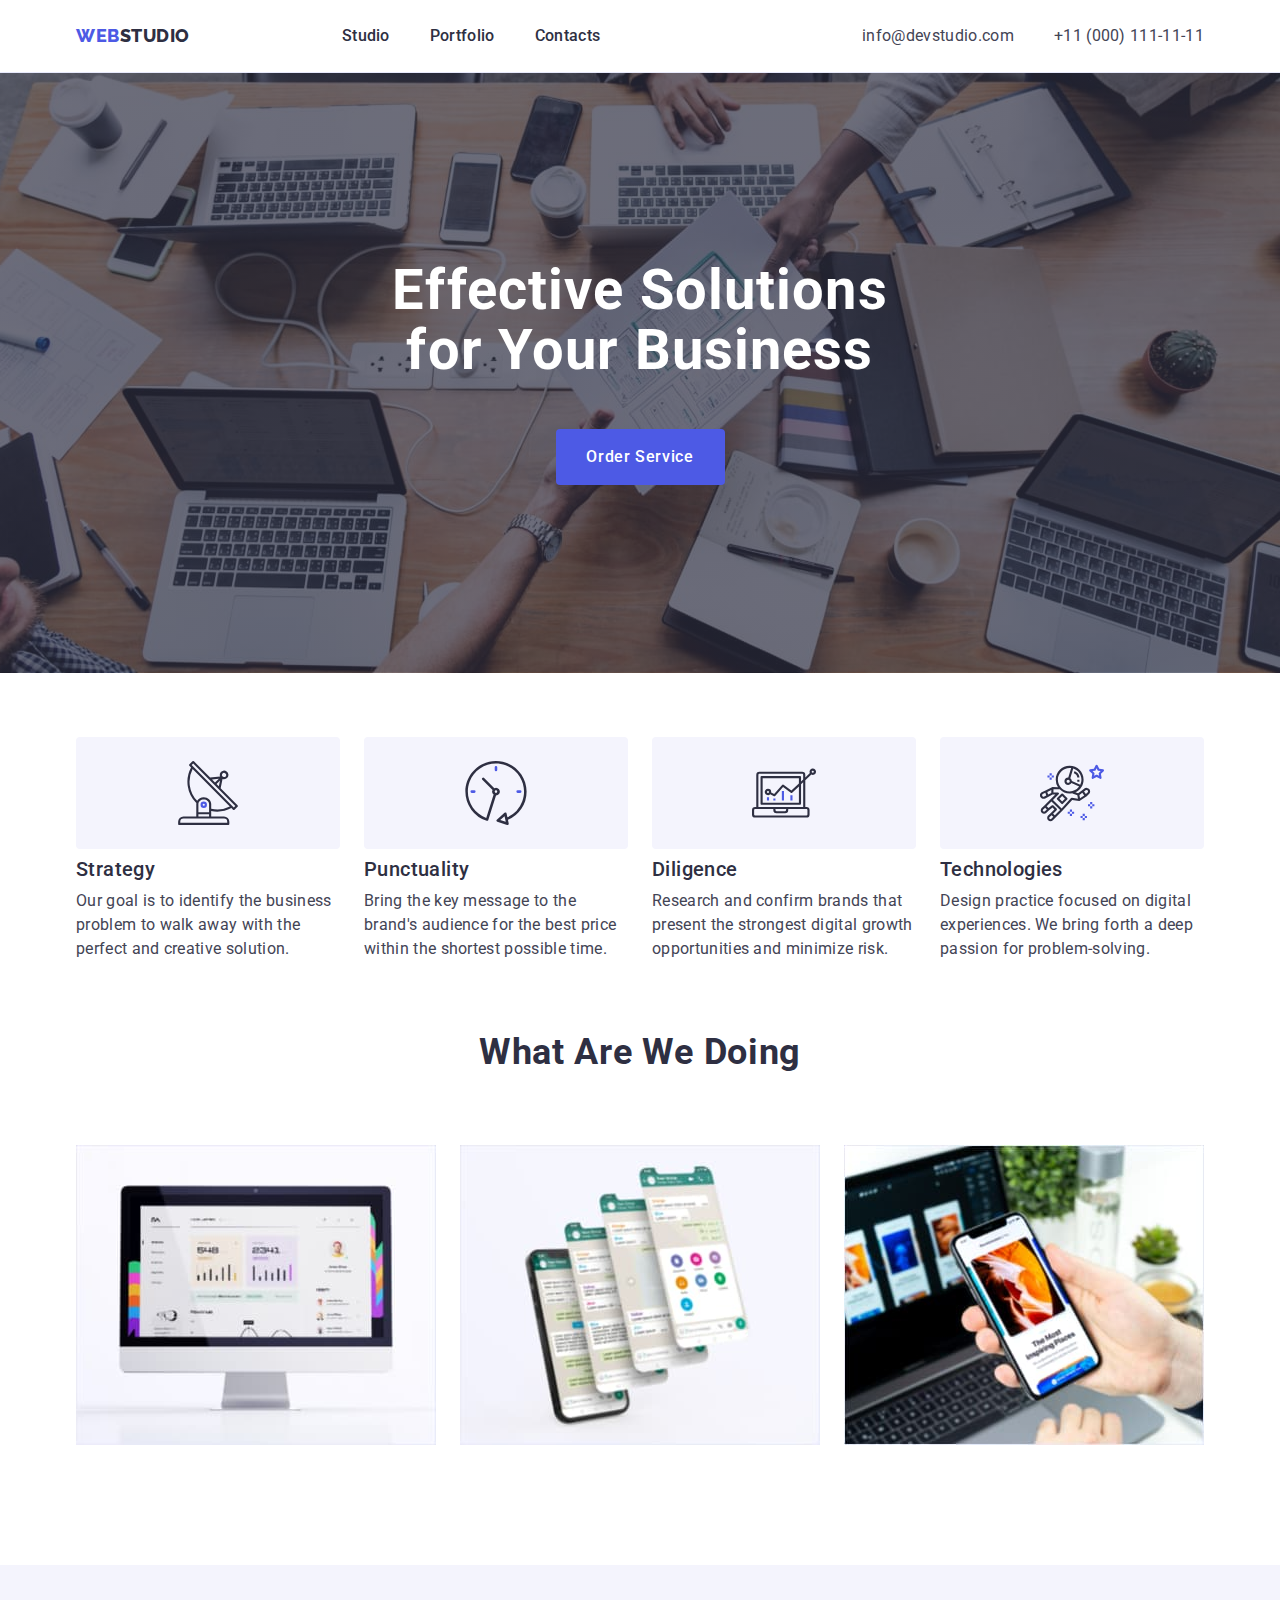
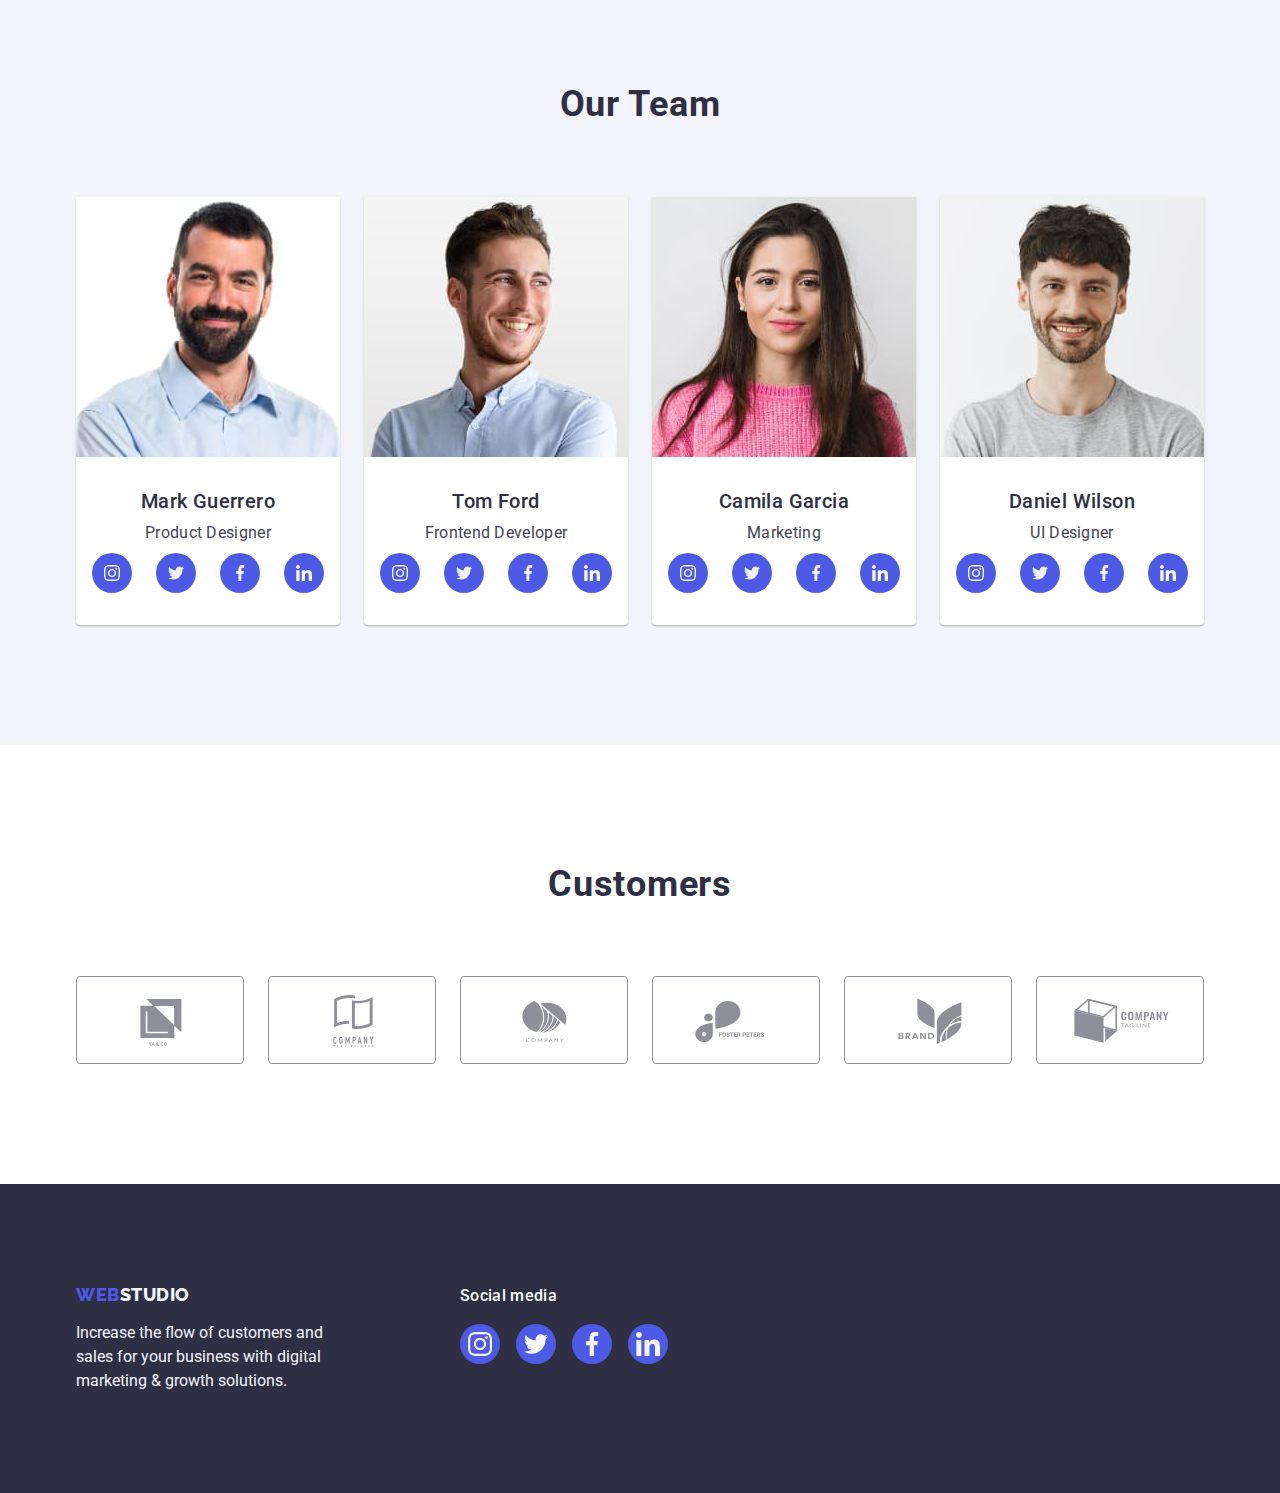
<file: index.html>
<!DOCTYPE html>
<html lang="en">
  <head>
    <meta charset="UTF-8" />
    <meta http-equiv="X-UA-Compatible" content="IE=edge" />
    <meta name="viewport" content="width=device-width, initial-scale=1.0" />
    <title>WebStudio</title>
    <link
      rel="stylesheet"
      href="https://cdnjs.cloudflare.com/ajax/libs/modern-normalize/1.1.0/modern-normalize.min.css"
    />
    <link rel="preconnect" href="https://fonts.googleapis.com" />
    <link rel="preconnect" href="https://fonts.gstatic.com" crossorigin />
    <link
      href="https://fonts.googleapis.com/css2?family=Raleway:wght@800&family=Roboto:wght@400;500;700&display=swap"
      rel="stylesheet"
    />
    <link rel="stylesheet" href="./css/styles.css" />
  </head>
  <body>
    <header class="page-header">
      <div class="container header">
        <nav class="page-nav">
          <a class="logotype link" href="index.html"
            >WEB<span class="logo">Studio</span>
          </a>
          <ul class="menu list">
            <li class="menu-item">
              <a class="menu-link link" href="./index.html">Studio</a>
            </li>
            <li class="menu-item">
              <a class="menu-link link" href="./portfolio.html">Portfolio</a>
            </li>
            <li class="menu-item">
              <a class="menu-link link" href="">Contacts</a>
            </li>
          </ul>
        </nav>
        <address class="contacts">
          <ul class="contacts-link list">
            <li>
              <a class="mailto link" href="mailto:info@devstudio.com"
                >info@devstudio.com</a
              >
            </li>
            <li>
              <a class="mailto link" href="tel:+110001111111"
                >+11 (000) 111-11-11</a
              >
            </li>
          </ul>
        </address>
      </div>
    </header>

    <main>
      <section class="main-hero">
        <div class="container hero">
          <h1 class="main-text">Effective Solutions for Your Business</h1>
          <button type="button" class="main-button">Order Service</button>
        </div>
      </section>

      <section class="features-of-work">
        <div class="container principles">
          <h2 class="principles-of-work">Principles of work</h2>
          <ul class="list strengths">
            <li class="features">
              <div class="feature-item">
                <svg 
                class="feature-item-icon"
                aria-label="іконка антени"
                width="64"
                height="64">
                  <use href="./images/icons.svg#icon-antenna"></use></svg>
              </div>
              <h3 class="feature">Strategy</h3>
              <p class="text">
                Our goal is to identify the business problem to walk away with
                the perfect and creative solution.
              </p>
            </li>
            <li class="features">
              <div class="feature-item">
                <svg 
                class="feature-item-icon"
                aria-label="іконка годинника"
                width="64"
                height="64">
                  <use href="./images/icons.svg#icon-clock"></use></svg>
              </div>
              <h3 class="feature">Punctuality</h3>
              <p class="text">
                Bring the key message to the brand's audience for the best price
                within the shortest possible time.
              </p>
            </li>
            <li class="features">
              <div class="feature-item">
                <svg 
                class="feature-item-icon"
                aria-label="іконка діаграми"
                width="64"
                height="64">
                  <use href="./images/icons.svg#icon-diagram"></use></svg>
              </div>
              <h3 class="feature">Diligence</h3>
              <p class="text">
                Research and confirm brands that present the strongest digital
                growth opportunities and minimize risk.
              </p>
            </li>
            <li class="features">
              <div class="feature-item">
                <svg 
                class="feature-item-icon"
                aria-label="іконка астронавта"
                width="64"
                height="64">
                  <use href="./images/icons.svg#icon-astronaut"></use></svg>
              </div>
              <h3 class="feature">Technologies</h3>
              <p class="text">
                Design practice focused on digital experiences. We bring forth a
                deep passion for problem-solving.
              </p>
            </li>
          </ul>
        </div>
      </section>

      <section class="job-profile">
        <div class="container">
          <h2 class="directions">What are we doing</h2>
          <ul class="list examples">
            <li class="image">
              <img src="./images/analytics.jpg" alt="image" width="360" />
            </li>
            <li class="image">
              <img src="./images/support.jpg" alt="image" width="360" />
            </li>
            <li class="image">
              <img src="./images/app.jpg" alt="image" width="360" />
            </li>
          </ul>
        </div>
      </section>

      <section class="team section">
        <div class="container">
          <h2 class="our-team">Our Team</h2>
          <ul class="list team-list">
            <li class="team-members">
              <img src="./images/mark.jpg" alt="photo" width="264" />
              <div class="member-data">
                <h3 class="member">Mark Guerrero</h3>
                <p class="direction">Product Designer</p>
                <ul class="social-list list">
                  <li class="social-list-item">
                    <a href="" class="social-list-link">
                      <svg
                        class="social-list-icon"
                        aria-label="іконка інстаграму"
                        width="16"
                        height="16"
                      >
                        <use href="./images/icons.svg#icon-instagram"></use>
                      </svg>
                    </a>
                  </li>
                  <li class="social-list-item">
                    <a href="" class="social-list-link">
                      <svg
                        class="social-list-icon"
                        aria-label="іконка твітера"
                        width="16"
                        height="16"
                      >
                        <use href="./images/icons.svg#icon-twitter"></use>
                      </svg>
                    </a>
                  </li>
                  <li class="social-list-item">
                    <a href="" class="social-list-link">
                      <svg
                        class="social-list-icon"
                        aria-label="іконка фейсбука"
                        width="16"
                        height="16"
                      >
                        <use href="./images/icons.svg#icon-facebook"></use>
                      </svg>
                    </a>
                  </li>
                  <li class="social-list-item">
                    <a href="" class="social-list-link">
                      <svg
                        class="social-list-icon"
                        aria-label="іконка лінкедина"
                        width="16"
                        height="16"
                      >
                        <use href="./images/icons.svg#icon-linkedin"></use>
                      </svg>
                    </a>
                  </li>
                </ul>
              </div>
            </li>
            <li class="team-members">
              <img src="./images/tom.jpg" alt="photo" width="264" />
              <div class="member-data">
                <h3 class="member">Tom Ford</h3>
                <p class="direction">Frontend Developer</p>
                <ul class="social-list list">
                  <li class="social-list-item">
                    <a href="" class="social-list-link">
                      <svg
                        class="social-list-icon"
                        aria-label="іконка інстаграму"
                        width="16"
                        height="16"
                      >
                        <use href="./images/icons.svg#icon-instagram"></use>
                      </svg>
                    </a>
                  </li>
                  <li class="social-list-item">
                    <a href="" class="social-list-link">
                      <svg
                        class="social-list-icon"
                        aria-label="іконка твітера"
                        width="16"
                        height="16"
                      >
                        <use href="./images/icons.svg#icon-twitter"></use>
                      </svg>
                    </a>
                  </li>
                  <li class="social-list-item">
                    <a href="" class="social-list-link">
                      <svg
                        class="social-list-icon"
                        aria-label="іконка фейсбука"
                        width="16"
                        height="16"
                      >
                        <use href="./images/icons.svg#icon-facebook"></use>
                      </svg>
                    </a>
                  </li>
                  <li class="social-list-item">
                    <a href="" class="social-list-link">
                      <svg
                        class="social-list-icon"
                        aria-label="іконка лінкедина"
                        width="16"
                        height="16"
                      >
                        <use href="./images/icons.svg#icon-linkedin"></use>
                      </svg>
                    </a>
                  </li>
                </ul>
              </div>
            </li>
            <li class="team-members">
              <img src="./images/camila.jpg" alt="photo" width="264" />
              <div class="member-data">
                <h3 class="member">Camila Garcia</h3>
                <p class="direction">Marketing</p>
                <ul class="social-list list">
                  <li class="social-list-item">
                    <a href="" class="social-list-link">
                      <svg
                        class="social-list-icon"
                        aria-label="іконка інстаграму"
                        width="16"
                        height="16"
                      >
                        <use href="./images/icons.svg#icon-instagram"></use>
                      </svg>
                    </a>
                  </li>
                  <li class="social-list-item">
                    <a href="" class="social-list-link">
                      <svg
                        class="social-list-icon"
                        aria-label="іконка твітера"
                        width="16"
                        height="16"
                      >
                        <use href="./images/icons.svg#icon-twitter"></use>
                      </svg>
                    </a>
                  </li>
                  <li class="social-list-item">
                    <a href="" class="social-list-link">
                      <svg
                        class="social-list-icon"
                        aria-label="іконка фейсбука"
                        width="16"
                        height="16"
                      >
                        <use href="./images/icons.svg#icon-facebook"></use>
                      </svg>
                    </a>
                  </li>
                  <li class="social-list-item">
                    <a href="" class="social-list-link">
                      <svg
                        class="social-list-icon"
                        aria-label="іконка лінкедина"
                        width="16"
                        height="16"
                      >
                        <use href="./images/icons.svg#icon-linkedin"></use>
                      </svg>
                    </a>
                  </li>
                </ul>
              </div>
            </li>
            <li class="team-members">
              <img src="./images/daniel.jpg" alt="photo" width="264" />
              <div class="member-data">
                <h3 class="member">Daniel Wilson</h3>
                <p class="direction">UI Designer</p>
                <ul class="social-list list">
                  <li class="social-list-item">
                    <a href="" class="social-list-link">
                      <svg
                        class="social-list-icon"
                        aria-label="іконка інстаграму"
                        width="16"
                        height="16"
                      >
                        <use href="./images/icons.svg#icon-instagram"></use>
                      </svg>
                    </a>
                  </li>
                  <li class="social-list-item">
                    <a href="" class="social-list-link">
                      <svg
                        class="social-list-icon"
                        aria-label="іконка твітера"
                        width="16"
                        height="16"
                      >
                        <use href="./images/icons.svg#icon-twitter"></use>
                      </svg>
                    </a>
                  </li>
                  <li class="social-list-item">
                    <a href="" class="social-list-link">
                      <svg
                        class="social-list-icon"
                        aria-label="іконка фейсбука"
                        width="16"
                        height="16"
                      >
                        <use href="./images/icons.svg#icon-facebook"></use>
                      </svg>
                    </a>
                  </li>
                  <li class="social-list-item">
                    <a href="" class="social-list-link">
                      <svg
                        class="social-list-icon"
                        aria-label="іконка лінкедина"
                        width="16"
                        height="16"
                      >
                        <use href="./images/icons.svg#icon-linkedin"></use>
                      </svg>
                    </a>
                  </li>
                </ul>
              </div>
            </li>
          </ul>
        </div>
      </section>
      <section class="our-customers">
        <div class="container customers-container">
          <h2 class="customers">Customers</h2>
          <ul class="customers-list list">
            <li class="customer-list-item">
              <a href="" class="customer-list-link">
                <svg
                class="customer-list-icon"
                aria-label="іконка компанії"
                width="104"
                height="56">
                  <use href="./images/icons.svg#icon-company-one"></use>
                </svg>
              </a>
            </li>
            <li class="customer-list-item">
              <a href="" class="customer-list-link">
                <svg
                class="customer-list-icon"
                aria-label="іконка компанії"
                width="104"
                height="56">
                  <use href="./images/icons.svg#icon-company-two"></use>
                </svg>
              </a>
            </li>
            <li class="customer-list-item">
              <a href="" class="customer-list-link">
                <svg
                class="customer-list-icon"
                aria-label="іконка компанії"
                width="104"
                height="56">
                  <use href="./images/icons.svg#icon-company-three"></use>
                </svg>
              </a>
            </li>
            <li class="customer-list-item">
              <a href="" class="customer-list-link">
                <svg
                class="customer-list-icon"
                aria-label="іконка компанії"
                width="104"
                height="56">
                  <use href="./images/icons.svg#icon-company-four"></use>
                </svg>
              </a>
            </li>
            <li class="customer-list-item">
              <a href="" class="customer-list-link">
                <svg
                class="customer-list-icon"
                aria-label="іконка компанії"
                width="104"
                height="56">
                  <use href="./images/icons.svg#icon-company-five"></use>
                </svg>
              </a>
            </li>
            <li class="customer-list-item">
              <a href="" class="customer-list-link">
                <svg
                class="customer-list-icon"
                aria-label="іконка компанії"
                width="104"
                height="56">
                  <use href="./images/icons.svg#icon-company-six"></use>
                </svg>
              </a>
            </li>
          </ul>

        </div>
      </section>
    </main>

    <footer class="page-footer">
      <div class="container footer-container">
        <div class="footer-logo-text">
          <a class="logotype logotype-link link" href="./index.html"
            >WEB<span class="second-part-logo">Studio</span>
          </a>
          <p class="footer-text">
            Increase the flow of customers and sales for your business with
            digital marketing & growth solutions.
          </p>
        </div>
        <div class="social-media">
          <p class="social-media-text">Social media</p>
          <ul class="social-list social-list-footer list">
            <li class="social-list-item">
              <a href="" class="footer-list-link">
                <svg
                  class="social-list-icon"
                  aria-label="іконка інстаграму"
                  width="24"
                  height="24"
                >
                  <use href="./images/icons.svg#icon-instagram"></use>
                </svg>
              </a>
            </li>
            <li class="social-list-item">
              <a href="" class="footer-list-link">
                <svg
                  class="social-list-icon"
                  aria-label="іконка твітера"
                  width="24"
                  height="24"
                >
                  <use href="./images/icons.svg#icon-twitter"></use>
                </svg>
              </a>
            </li>
            <li class="social-list-item">
              <a href="" class="footer-list-link">
                <svg
                  class="social-list-icon"
                  aria-label="іконка фейсбука"
                  width="24"
                  height="24"
                >
                  <use href="./images/icons.svg#icon-facebook"></use>
                </svg>
              </a>
            </li>
            <li class="social-list-item">
              <a href="" class="footer-list-link">
                <svg
                  class="social-list-icon"
                  aria-label="іконка лінкедина"
                  width="24"
                  height="24"
                >
                  <use href="./images/icons.svg#icon-linkedin"></use>
                </svg>
              </a>
            </li>
          </ul>
        </div>
      </div>
    </footer>
  </body>
</html>
</file>
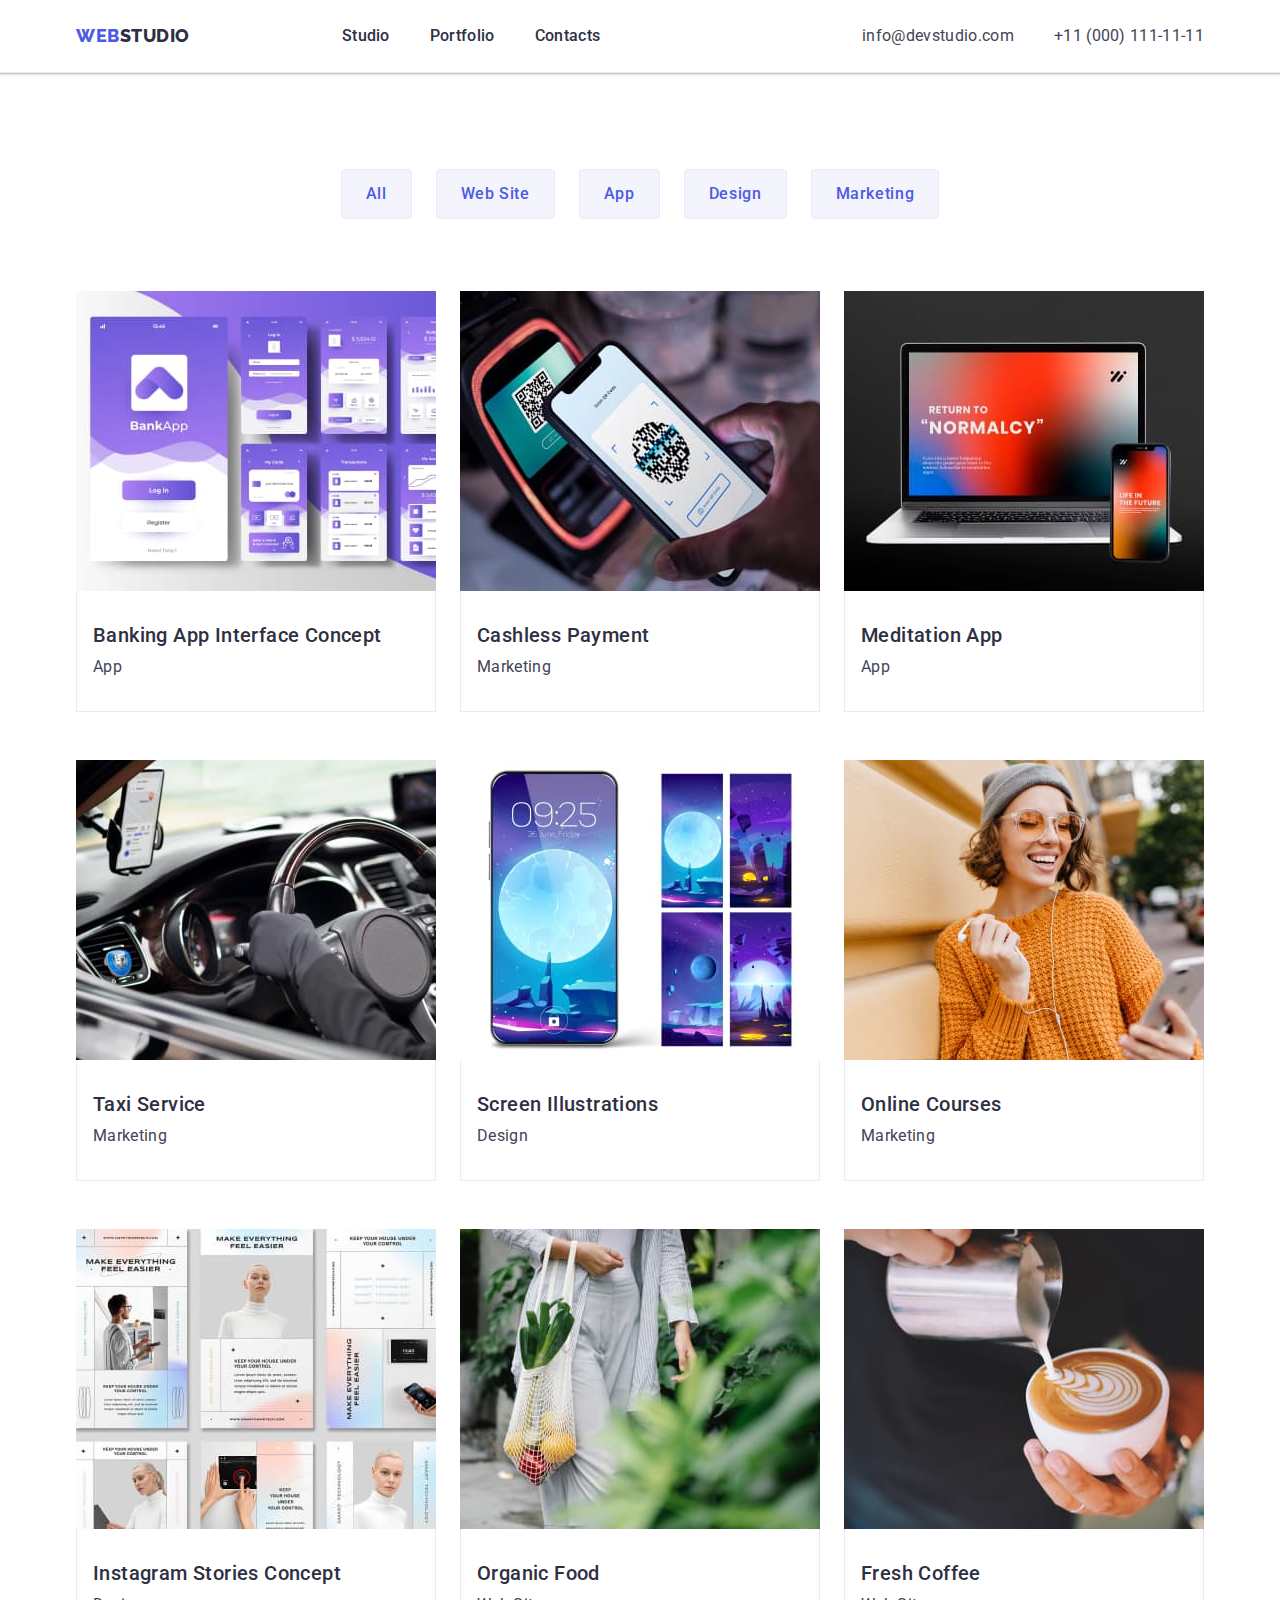
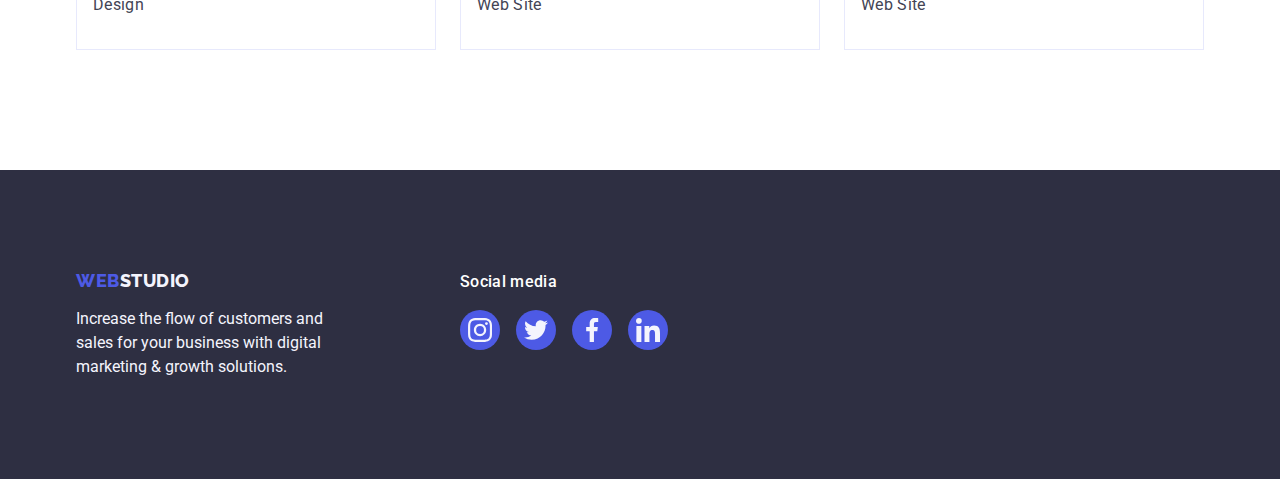
<file: portfolio.html>
<!DOCTYPE html>
<html lang="en">
  <head>
    <meta charset="UTF-8" />
    <meta http-equiv="X-UA-Compatible" content="IE=edge" />
    <meta name="viewport" content="width=device-width, initial-scale=1.0" />
    <title>Portfolio</title>
    <link
      rel="stylesheet"
      href="https://cdnjs.cloudflare.com/ajax/libs/modern-normalize/1.1.0/modern-normalize.min.css"
    />
    <link rel="preconnect" href="https://fonts.googleapis.com" />
    <link rel="preconnect" href="https://fonts.gstatic.com" crossorigin />
    <link
      href="https://fonts.googleapis.com/css2?family=Raleway:wght@800&family=Roboto:wght@400;500;700&display=swap"
      rel="stylesheet"
    />
    <link rel="stylesheet" href="./css/styles.css" />
  </head>
  <body>
    <header class="page-header">
      <div class="container header">
        <nav class="page-nav">
          <a class="logotype link" href="index.html"
            >WEB<span class="logo">Studio</span>
          </a>
          <ul class="menu list">
            <li class="menu-item">
              <a class="menu-link link" href="./index.html">Studio</a>
            </li>
            <li class="menu-item">
              <a class="menu-link link" href="./portfolio.html">Portfolio</a>
            </li>
            <li class="menu-item">
              <a class="menu-link link" href="">Contacts</a>
            </li>
          </ul>
        </nav>
        <address class="contacts">
          <ul class="contacts-link list">
            <li>
              <a class="mailto link" href="mailto:info@devstudio.com"
                >info@devstudio.com</a
              >
            </li>
            <li>
              <a class="mailto link" href="tel:+110001111111"
                >+11 (000) 111-11-11</a
              >
            </li>
          </ul>
        </address>
      </div>
    </header>

    <main>
      <section class="types">
        <div class="container">
          <h1 class="secondary-page-text">Principles</h1>
          <ul class="menu secondary-page-menu list">
            <li>
              <button class="second-page-button" type="button">
                <span class="portfolio-button-text">All</span>
              </button>
            </li>
            <li>
              <button class="second-page-button" type="button">
                <span class="portfolio-button-text">Web Site</span>
              </button>
            </li>
            <li>
              <button class="second-page-button" type="button">
                <span class="portfolio-button-text">App</span>
              </button>
            </li>
            <li>
              <button class="second-page-button" type="button">
                <span class="portfolio-button-text">Design</span>
              </button>
            </li>
            <li>
              <button class="second-page-button" type="button">
                <span class="portfolio-button-text">Marketing</span>
              </button>
            </li>
          </ul>
          <ul class="menu applications list">
            <li class="application">
              <a class="link application-link" href=""
                ><img src="./images/bankin.jpg" alt="interface" width="360" />
                <div class="name-category-app">
                  <h2 class="type-of-app">Banking App Interface Concept</h2>
                  <p class="app">App</p>
                </div></a
              >
            </li>
            <li class="application">
              <a class="link application-link" href=""
                ><img src="./images/cashless.jpg" alt="payment" width="360" />
                <div class="name-category-app">
                  <h2 class="type-of-app">Cashless Payment</h2>
                  <p class="app">Marketing</p>
                </div></a
              >
            </li>
            <li class="application">
              <a class="link application-link" href=""
                ><img src="./images/meditation.jpg" alt="app" width="360" />
                <div class="name-category-app">
                  <h2 class="type-of-app">Meditation App</h2>
                  <p class="app">App</p>
                </div></a
              >
            </li>
            <li class="application">
              <a class="link application-link" href=""
                ><img src="./images/taxi.jpg" alt="service" width="360" />
                <div class="name-category-app">
                  <h2 class="type-of-app">Taxi Service</h2>
                  <p class="app">Marketing</p>
                </div></a
              >
            </li>
            <li class="application">
              <a class="link application-link" href=""
                ><img
                  src="./images/screen.jpg"
                  alt="illustrations"
                  width="360"
                />
                <div class="name-category-app">
                  <h2 class="type-of-app">Screen Illustrations</h2>
                  <p class="app">Design</p>
                </div></a
              >
            </li>
            <li class="application">
              <a class="link application-link" href=""
                ><img src="./images/online.jpg" alt="courses" width="360" />
                <div class="name-category-app">
                  <h2 class="type-of-app">Online Courses</h2>
                  <p class="app">Marketing</p>
                </div></a
              >
            </li>
            <li class="application">
              <a class="link application-link" href=""
                ><img src="./images/instagram.jpg" alt="stories" width="360" />
                <div class="name-category-app">
                  <h2 class="type-of-app">Instagram Stories Concept</h2>
                  <p class="app">Design</p>
                </div></a
              >
            </li>
            <li class="application">
              <a class="link application-link" href=""
                ><img src="./images/organic.jpg" alt="fruit" width="360" />
                <div class="name-category-app">
                  <h2 class="type-of-app">Organic Food</h2>
                  <p class="app">Web Site</p>
                </div></a
              >
            </li>
            <li class="application">
              <a class="link application-link" href=""
                ><img src="./images/fresh.jpg" alt="coffee" width="360" />
                <div class="name-category-app">
                  <h2 class="type-of-app">Fresh Coffee</h2>
                  <p class="app">Web Site</p>
                </div></a
              >
            </li>
          </ul>
        </div>
      </section>
    </main>

    <footer class="page-footer">
      <div class="container footer-container">
        <div class="footer-logo-text">
          <a class="logotype logotype-link link" href="./index.html"
            >WEB<span class="second-part-logo">Studio</span>
          </a>
          <p class="footer-text">
            Increase the flow of customers and sales for your business with
            digital marketing & growth solutions.
          </p>
        </div>
        <div class="social-media">
          <p class="social-media-text">Social media</p>
          <ul class="social-list social-list-footer list">
            <li class="social-list-item">
              <a href="" class="footer-list-link">
                <svg
                  class="social-list-icon"
                  aria-label="іконка інстаграму"
                  width="24"
                  height="24"
                >
                  <use href="./images/icons.svg#icon-instagram"></use>
                </svg>
              </a>
            </li>
            <li class="social-list-item">
              <a href="" class="footer-list-link">
                <svg
                  class="social-list-icon"
                  aria-label="іконка твітера"
                  width="24"
                  height="24"
                >
                  <use href="./images/icons.svg#icon-twitter"></use>
                </svg>
              </a>
            </li>
            <li class="social-list-item">
              <a href="" class="footer-list-link">
                <svg
                  class="social-list-icon"
                  aria-label="іконка фейсбука"
                  width="24"
                  height="24"
                >
                  <use href="./images/icons.svg#icon-facebook"></use>
                </svg>
              </a>
            </li>
            <li class="social-list-item">
              <a href="" class="footer-list-link">
                <svg
                  class="social-list-icon"
                  aria-label="іконка лінкедина"
                  width="24"
                  height="24"
                >
                  <use href="./images/icons.svg#icon-linkedin"></use>
                </svg>
              </a>
            </li>
          </ul>
        </div>
      </div>
    </footer>
  </body>
</html>
</file>
<file: css/styles.css>
:root {
    --body-color: #FFFFFF;
    --logotype-color: #4D5AE5;
    --logo-color: #2E2F42;
    --second-page-button-color: #4d5ae5;
    --second-page-button-background-color: #F4F4FD;
    --type-of-app-color: #2E2F42;
    --app-color: #434455;
    --background-color: #2E2F42;
    --customer-list-link-color: #8E8F99;
}

button {
    cursor: pointer;
    display: block;
}

h1,
h2,
h3,
h4,
p {
    margin-top: 0;
    margin-bottom: 0;
}

ul,
ol {
    margin-top: 0;
    margin-bottom: 0;
    padding-left: 0;
}

img {
    display: block;
}

.link:hover,
.link:focus {
    color: #404bbf;
}

.link,
.logo {
    text-decoration: none;
}

.list {
    list-style: none;
    display: flex;
    align-items: center;
}

body {
    font-family: 'Roboto', sans-serif;
    font-style: normal;
    font-weight: 500;
    color: #434455;
    background-color: var(--body-color)
}

.container {
    width: 1158px;
    margin: 0 auto;
    padding: 0 15px;
}

/* Header */

.header {
    display: flex;
    justify-content: space-between;
}

.page-header {
    display: flex;
    align-items: center;
    padding-top: 24px;
    padding-bottom: 24px;
    border-bottom: 1px solid #e7e9fc;
    box-shadow:0px 2px 1px rgba(46, 47, 66, 0.08), 0px 1px 1px rgba(46, 47, 66, 0.16), 0px 1px 6px rgba(46, 47, 66, 0.08)
}

.page-nav {
    display: flex;
    align-items: center;
    column-gap: 76px;
}

.menu {
    gap: 40px;
}

.logo {
    font-family: 'Raleway', sans-serif;
    font-weight: 800;
    font-size: 18px;
    line-height: 1.17;
    letter-spacing: 0.03em;
    text-transform: uppercase;
    color: var(--logo-color)
}

.logotype {
    font-family: 'Raleway', sans-serif;
    font-weight: 800;
    font-size: 18px;
    line-height: 1.17;
    letter-spacing: 0.03em;
    text-transform: uppercase;
    margin-right: 76px;
    color: var(--logotype-color)
}

.menu-link {
    font-family: 'Roboto';
    font-size: 16px;
    line-height: 1.5;
    letter-spacing: 0.02em;
    padding: 24px 0;
    color: #2E2F42;
}

.menu-link:hover,
.menu-link:focus {
    color: #404bbf;
}

.contacts-link {
    font-style: normal;
    display: flex;
    gap: 40px;
}

.mailto,
.contact-phone-number {
    font-family: 'Roboto';
    font-weight: 400;
    font-style: normal;
    font-size: 16px;
    line-height: 1.5;
    letter-spacing: 0.02em;
    color: #434455;
}

/* Main */

.section {
    padding-top: 120px;
    padding-bottom: 120px;
}

.main-hero {
    max-width: 1440px;
    margin: 0 auto;
    padding: 188px 0;
    background-color: var(--background-color);
    background-image: linear-gradient(rgba(46, 47, 66, 0.7),
            rgba(46, 47, 66, 0.7)), url(../images/people-office.jpg);
    background-repeat: no-repeat;
    background-position: center;
    background-size: cover;
}

.hero {
    display: flex;
    flex-direction: column;
}

.main-text {
    font-weight: 700;
    font-size: 56px;
    line-height: 1.07;
    text-align: center;
    letter-spacing: 0.02em;
    max-width: 496px;
    margin: 0 auto;
    color: #FFFFFF;
}

.main-button:hover,
.main-button:focus {
    background-color: #404BBF;
}

.main-button {
    font-family: "Roboto", sans-serif;
    font-size: 16px;
    line-height: 1.5;
    font-weight: 500;
    letter-spacing: 0.04em;
    width: 169px;
    height: 56px;
    cursor: pointer;
    border: none;
    border-radius: 4px;
    min-width: 169px;
    margin: 48px auto 0 auto;
    background: #4D5AE5;
    color: #FFFFFF;
}

p {
    color: #434455;
}

.principles {
    display: flex;
    align-items: center;
    justify-content: center;
    height: 112px;
    border-radius: 4px;
    margin-bottom: 8px;
}

.principles-of-work {
    display: none;
}

.features-of-work {
    padding-top: 120px;
    padding-bottom: 120px;
}

.features {
    width: calc((100% - 72px) / 4);
}

.feature-item {
    display: flex;
    align-items: center;
    justify-content: center;
    background: #F4F4FD;
    text-align: center;
    height: 112px;
    border-radius: 4px;
    margin-bottom: 8px;
    padding-top: 24px;
    padding-bottom: 24px;
}

.feature-item-icon {}

/* .features ::before {
    display: block;
    content: "";
    height: 112px;
    background-color: #F4F4FD;
    ;
}

.features :nth-child(1)::before {
    width: 264px;
    height: 112px;
} */

.feature {
    font-weight: 500;
    font-size: 20px;
    line-height: 1.2;
    letter-spacing: 0.02em;
    margin-top: 8px;
    margin-bottom: 8px;
    color: #2E2F42;
}

.strengths {
    display: flex;
    gap: 24px;
    align-items: start;
}

.text {
    font-weight: 400;
    font-size: 16px;
    line-height: 1.5;
    letter-spacing: 0.02em;
    color: #434455;
}

.directions {
    font-weight: 700;
    font-size: 36px;
    line-height: 1.11;
    text-align: center;
    letter-spacing: 0.02em;
    text-transform: capitalize;
    margin-bottom: 72px;
    color: #2E2F42;
}

.job-profile {
    padding-bottom: 120px;
}

.examples {
    display: flex;
    gap: 24px;
}

.team {
    padding-top: 120px;
    padding-bottom: 120px;
    background-color: #F4F4FD;
}

.team-list {
    display: flex;
    gap: 24px;
    text-align: center;
}

.our-team {
    font-weight: 700;
    font-size: 36px;
    line-height: 1.11;
    text-align: center;
    letter-spacing: 0.02em;
    text-transform: capitalize;
    margin-bottom: 72px;
    color: #2E2F42;
}

.team-members {
    flex-basis: calc((100% - 72px) / 4);
    border-radius: 0px 0px 4px 4px;
    box-shadow: 0px 1px 6px rgba(46, 47, 66, 0.08), 0px 1px 1px rgba(46, 47, 66, 0.16), 0px 2px 1px rgba(46, 47, 66, 0.08);
    background-color: #FFFFFF;
}

.member-data {
    padding: 32px 0;
}

.member {
    font-weight: 500;
    font-size: 20px;
    line-height: 1.2;
    letter-spacing: 0.02em;
    margin-bottom: 8px;
    color: #2E2F42;
}

.social-list {
    justify-content: center;
    gap: 24px;
}

.social-list-link:hover,
.social-list-link:focus {
    background-color: #404bbf; 
}

.social-list-icon {
    fill: #F4F4FD;
}

.social-list-link {
    display: flex;
    justify-content: center;
    align-items: center;
    width: 40px;
    height: 40px;
    background: #4d5ae5;
    border-radius: 50%;
}

.direction {
    font-weight: 400;
    font-size: 16px;
    line-height: 1.5;
    letter-spacing: 0.02em;
    color: #434455;
    margin-bottom: 8px;
}

.customers {
    margin-bottom: 72px;
    font-weight: 700;
    font-size: 36px;
    line-height: 1.1;
    text-align: center;
    letter-spacing: 0.02em;
    text-transform: capitalize;
    color: #2E2F42;
}

.our-customers {
    padding-top: 120px;
    padding-bottom: 120px;
}

.customers-list {
    gap: 24px;
}

.customer-list-link:hover,
.customer-list-link:focus {
  border-color: #404BBF;
  color: #404BBF;
}

.customer-list-icon:hover,
.customer-list-icon:focus {
    fill: #404BBF;
}

.customer-list-link {
    display: flex;
    width: 168px;
    height: 88px;
    align-items: center;
    justify-content: center;
    border: 1px solid #8E8F99;
    border-radius: 4px;
    color: var(--customer-list-link-color)
}

.customer-list-icon {
    fill: currentColor;
}

/* Footer */

.page-footer {
    padding-top: 100px;
    padding-bottom: 100px;
    background: #2E2F42;
}

.footer-container {
    display: flex;
    justify-content: start;
    align-items: baseline;
}

.footer-logo-text {
    margin-right: 120px;
}

.logotype-link {
    display: inline-block;
    margin-bottom: 16px;
}

.second-part-logo {
    color: #F4F4FD;
}

.footer-text {
    font-weight: 400;
    font-size: 16px;
    line-height: 1.5;
    max-width: 264px;
    color: #F4F4FD;
}

.social-media-text {
    font-weight: 500;
    font-size: 16px;
    line-height: 24px;
    letter-spacing: 0.02em;
    color: #FFFFFF;
    margin-bottom: 16px;
}

.footer-list-link:hover,
.footer-list-link:focus {
    background-color: #31d0aa;
}

.footer-list-link {
    display: flex;
    justify-content: center;
    align-items: center;
    width: 40px;
    height: 40px;
    background: #4d5ae5;
    border-radius: 50%;
}

.social-list-footer {
    gap: 16px;
}

/* Portfolio page */

.types {
    padding: 96px 0 120px;
}

.secondary-page-text {
    display: none;
}

.secondary-page-menu {
    justify-content: center;
    gap: 24px;
    margin-bottom: 72px;
}

.second-page-button:hover,
.second-page-button:focus {
    border: 1px solid transparent;
    box-shadow: 0px 3px 1px rgba(0, 0, 0, 0.1), 0px 2px 1px rgba(0, 0, 0, 0.08), 0px 2px 2px rgba(0, 0, 0, 0.12);
}

.second-page-button {
    line-height: 24px;
    padding: 12px 24px;
    border-radius: 4px;
    border: 1px solid #E7E9FC;
    background: #F4F4FD;
    color: var(--second-page-button-color);
}

.portfolio-button-text {
    font-size: 16px;
    color: #4D5AE5;
}

.portfolio-button-text:hover,
.portfolio-button-text:focus {
    color: #FFFFFF;
}

.second-page-button:hover,
.second-page-button:focus {
    background: #404BBF;
    color: #FFFFFF;
}

.second-page-button {
    font-family: "Roboto", sans-serif;
    font-weight: 500;
    font-size: 16px;
    line-height: 1.5;
    letter-spacing: 0.04em;
    cursor: pointer;
    color: var(--second-page-button-color);
    background-color: var(--second-page-button-background-color);
}

.applications {
    flex-wrap: wrap;
    column-gap: 24px;
    row-gap: 48px;
}

.application-link:hover,
.application-link:focus {
    box-shadow: 0px 1px 6px rgba(46, 47, 66, 0.08), 0px 1px 1px rgba(46, 47, 66, 0.16), 0px 2px 1px rgba(46, 47, 66, 0.08);
}

.application-link {
    display: block;
}

.name-category-app {
    padding: 32px 16px;
    border: 1px solid #e7e9fc;
    border-top: none;
}

.type-of-app {
    font-weight: 500;
    font-size: 20px;
    line-height: 1.2;
    letter-spacing: 0.02em;
    margin-bottom: 8px;
    color: var(--type-of-app-color)
}

.app {
    font-weight: 400;
    font-size: 16px;
    line-height: 1.5;
    letter-spacing: 0.02em;
    color: var(--app-color)
}
</file>
